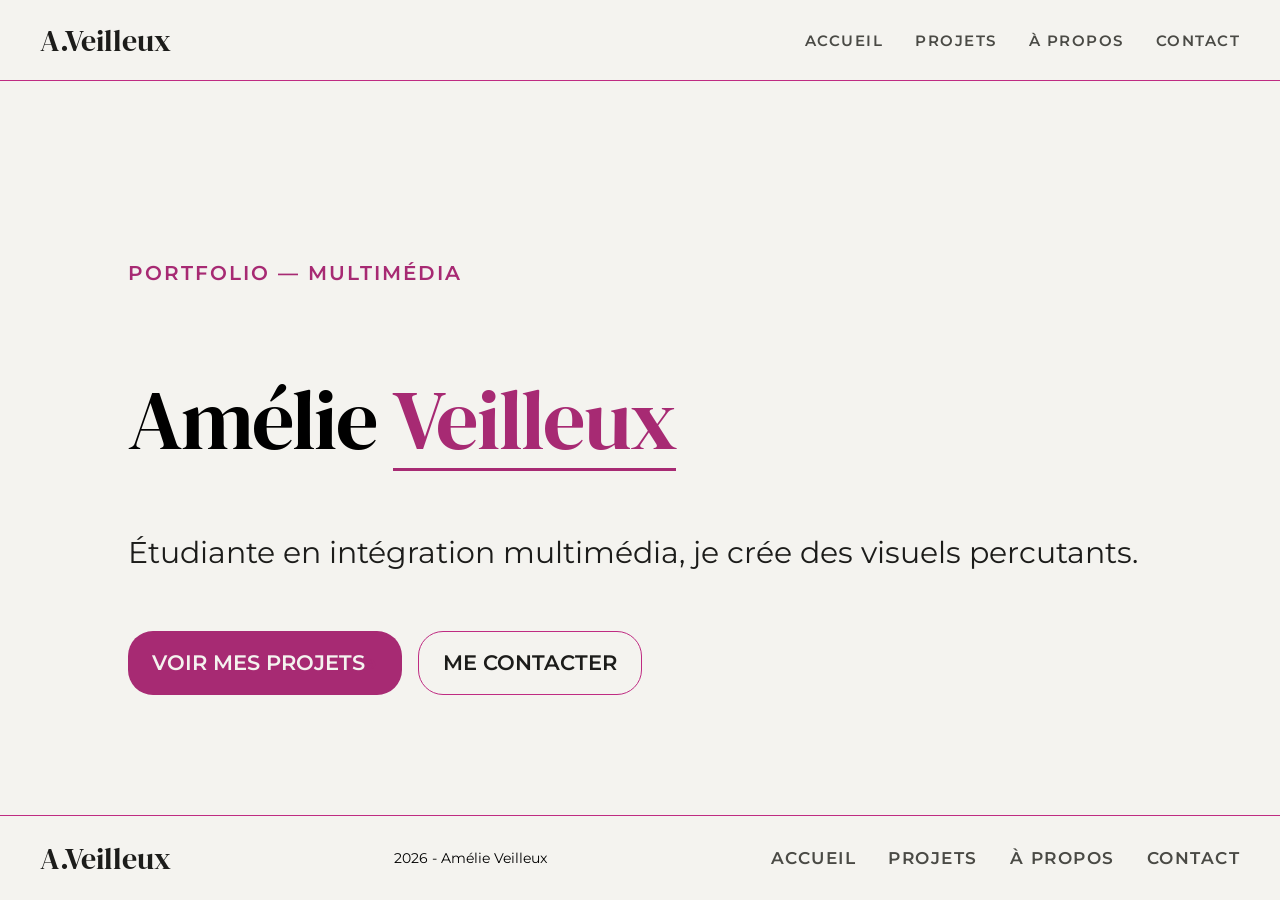
<file: index.html>
<!DOCTYPE html>
<html lang="en">
<head>
    <meta charset="UTF-8">
    <meta name="viewport" content="width=device-width, initial-scale=1.0">
    <title>Portfolio</title>
    <link rel="stylesheet" href="css/style.css">
</head>
<body class="home-page">
   <!-- Navigation principale dans toutes mes pages -->
    <header class="navbar">
        <!-- Logo qui permet de revenir à l'accueil -->
        <a href="index.html" class="logo">A.Veilleux</a>
        <!-- Permet de changer au menu "burger" en version mobile -->
        <button class="menu-toggle" type="button" aria-expanded="false" aria-controls="site-navigation" aria-label="Ouvrir le menu">
            <span></span>
            <span></span>
            <span></span>
        </button>
        <!-- Section présentant les projets -->
        <nav id="site-navigation">
            <a href="index.html">ACCUEIL</a>
          <a href="projet_page.html">PROJETS</a>
           <a href="apropos.html">À PROPOS</a>
           <a href="contact.html">CONTACT</a>
        </nav>
    </header>
 <main>
    <!-- Section hero pour la page d'accueil -->
     <div class="hero">
    <div class="hero-content">
        <!-- Petit titre -->
        <p class="titre01">PORTFOLIO — MULTIMÉDIA</p>
        <h1>
            Amélie <span>Veilleux</span>
        </h1>
        <p class="intro">
            Étudiante en intégration multimédia, je crée des visuels percutants.
        </p>
        <!-- Création des boutons -->
        <div class="buttons">
            <a href="projet_page.html" class="btn btn-primary">
                        VOIR MES PROJETS <span>→</span>
                    </a>
                    <a href="contact.html" class="btn btn-secondary">
                        ME CONTACTER
                    </a>
        </div>
    </div>
    </div>
 </main>
 <!-- Footer présent dans toutes mes pages -->
    <footer class="footer">
        <!-- Logo qui retourne à l'accueil -->
         <a href="index.html" class="logo">A.Veilleux</a>
         <!-- Trade mark -->
          <p>2026 - Amélie Veilleux</p>
        <nav>
            <!-- Section de navigation du footer -->
            <a href="index.html">ACCUEIL</a>
          <a href="projet_page.html">PROJETS</a>
           <a href="apropos.html">À PROPOS</a>
           <a href="contact.html">CONTACT</a>
        </nav>
    </footer> 
    <!-- Connection au script -->
    <script src="js/menu.js"></script>
</body>
</html>
</file>
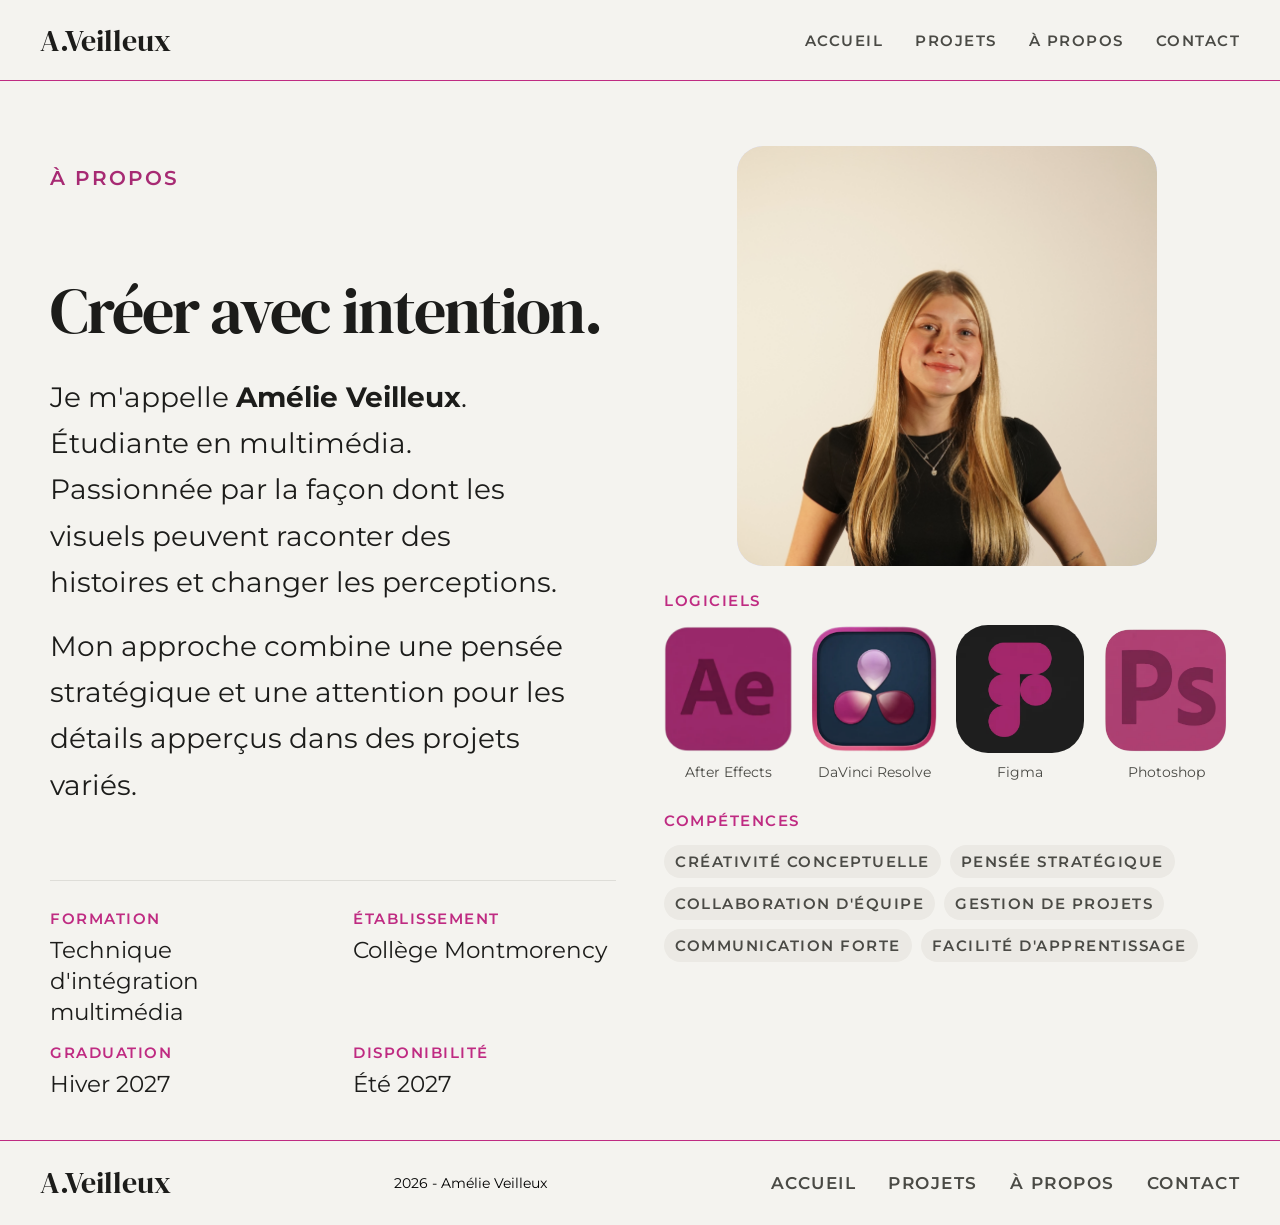
<file: apropos.html>
<!DOCTYPE html>
<html lang="en">
<head>
    <meta charset="UTF-8">
    <meta name="viewport" content="width=device-width, initial-scale=1.0">
    <title>À Propos</title>
    <link rel="stylesheet" href="css/style.css">
</head>
<body>
   <!-- Expliqué dans index.html -->
       <header class="navbar">
        <a href="index.html" class="logo">A.Veilleux</a>
        <button class="menu-toggle" type="button" aria-expanded="false" aria-controls="site-navigation" aria-label="Ouvrir le menu">
          <span></span>
          <span></span>
          <span></span>
        </button>
        <nav id="site-navigation">
            <a href="index.html">ACCUEIL</a>
          <a href="projet_page.html">PROJETS</a>
           <a href="apropos.html">À PROPOS</a>
           <a href="contact.html">CONTACT</a>
        </nav>
    </header>
  <main class="about-page">
    <div class="about-grid">
    <div class="about-left">
        <p class="titre01">À PROPOS</p>
        <h1>
            Créer avec intention.
        </h1>
        <p class="intro-contact">
          Je m'appelle <span>Amélie Veilleux</span>. Étudiante en multimédia. Passionnée par la façon dont les visuels peuvent raconter des histoires et changer les perceptions.
        </p>
        <p class="about-description">Mon approche combine une pensée stratégique et une attention pour les détails apperçus dans des projets variés.</p>
        <section class="contact" aria-label="Informations professionnelles"> 
          <!-- Plusieurs div dans une section pour mes informations -->
          <div class="info-item"><span>FORMATION</span><p>Technique d'intégration multimédia</p></div>
          <div class="info-item"><span>ÉTABLISSEMENT</span><p>Collège Montmorency</p></div>
          <div class="info-item"><span>GRADUATION</span><p>Hiver 2027</p></div>
          <div class="info-item"><span>DISPONIBILITÉ</span><p>Été 2027</p></div>
        </section>
    </div>
    <div class="about-right">
        <div class="about-photo" role="img" aria-label="Photo d'Amélie Veilleux">
            <img src="assets/media/photo_professionnel.JPG" alt="Photo d'Amélie Veilleux">
        </div>
        <section class="skills-section" aria-label="Logiciels maîtrisés">
        <p class="section-label">LOGICIELS</p>
        <div class="software-grid">
            <article class="software-item">
                <img src="assets/media/logo_ae.avif" alt="Logo d'Adobe After Effects">
                <p>After Effects</p>
            </article>
            <article class="software-item">
                <img src="assets/media/logo_davinci.avif" alt="Logo de DaVinci Resolve">
                <p>DaVinci Resolve</p>
            </article>
            <article class="software-item">
                <img class="software-logo--figma" src="assets/media/logo_figma.avif" alt="Logo de Figma">
                <p>Figma</p>
            </article>
            <article class="software-item">
                <img src="assets/media/logo_ps.avif" alt="Logo d'Adobe Photoshop">
                <p>Photoshop</p>
            </article>
        </div>

        </section>
        <section class="competences" aria-label="Compétences">
        <p class="section-label">COMPÉTENCES</p>
             <div class="competence-list">
                <span>CRÉATIVITÉ CONCEPTUELLE</span>
                <span>PENSÉE STRATÉGIQUE</span>
                <span>COLLABORATION D'ÉQUIPE</span>
                <span>GESTION DE PROJETS</span>
                <span>COMMUNICATION FORTE</span>
                <span>FACILITÉ D'APPRENTISSAGE</span>
        </section>
      </div>
    </div>
  </main>
 <!-- Expliqué dans index.html -->
    <footer class="footer">
         <a href="index.html" class="logo">A.Veilleux</a>
          <p>2026 - Amélie Veilleux</p>
        <nav>
            <a href="index.html">ACCUEIL</a>
          <a href="projet_page.html">PROJETS</a>
           <a href="apropos.html">À PROPOS</a>
           <a href="contact.html">CONTACT</a>
        </nav>
    </footer>  
  <script src="js/menu.js"></script>
</body>
</html>
</file>
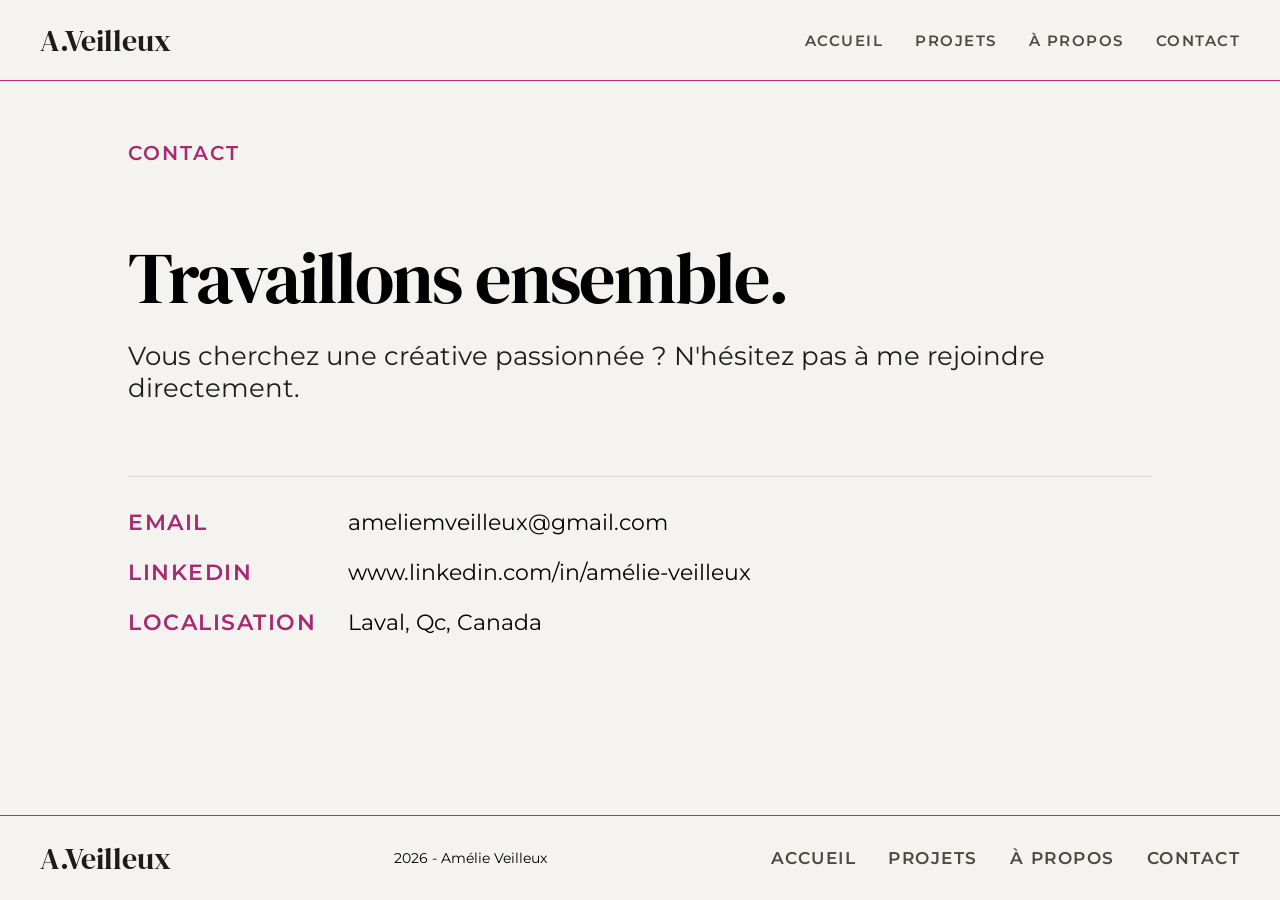
<file: contact.html>
<!DOCTYPE html>
<html lang="en">
<head>
    <meta charset="UTF-8">
    <meta name="viewport" content="width=device-width, initial-scale=1.0">
    <title>Contact</title>
    <link rel="stylesheet" href="css/style.css">
</head>
<body class="contact-page">
    <!-- Expliqué dans index.html -->
        <header class="navbar">
        <a href="index.html" class="logo">A.Veilleux</a>
        <button class="menu-toggle" type="button" aria-expanded="false" aria-controls="site-navigation" aria-label="Ouvrir le menu">
            <span></span>
            <span></span>
            <span></span>
        </button>
        <nav id="site-navigation">
            <a href="index.html">ACCUEIL</a>
          <a href="projet_page.html">PROJETS</a>
           <a href="apropos.html">À PROPOS</a>
           <a href="contact.html">CONTACT</a>
        </nav>
    </header>
<main>
     <!-- Autre sectiono hero pour faciliter la programamtion puisque les éléments sont similaires -->
     <div class="hero">
    <div class="hero-content">
         <!-- Mini titre -->
        <p class="titre01">CONTACT</p>
        <h1>
             <!-- Titre accrocheur -->
            Travaillons ensemble.
        </h1>
        <p class="intro-contact">
            Vous cherchez une créative passionnée ? N'hésitez pas à me rejoindre directement.
        </p>
         <!-- Div pour mes contacts -->
        <section class="contact" aria-label="Informations de contact">
            <article class="contact-item">
                <span>EMAIL</span>
                <a href="mailto:ameliemveilleux@gmail.com">ameliemveilleux@gmail.com</a>
            </article>
            <article class="contact-item">
                <span>LINKEDIN</span>
                <a href="https://www.linkedin.com/in/am%C3%A9lie-veilleux">www.linkedin.com/in/amélie-veilleux</a>
            </article>
            <article class="contact-item">
                <span>LOCALISATION</span>
                <p>Laval, Qc, Canada</p>
            </article>
        </section>
    </div>
    </div>
 </main>
  <!-- Expliqué dans index.html -->
    <footer class="footer">
         <a href="index.html" class="logo">A.Veilleux</a>
          <p>2026 - Amélie Veilleux</p>
        <nav>
            <a href="index.html">ACCUEIL</a>
          <a href="projet_page.html">PROJETS</a>
           <a href="apropos.html">À PROPOS</a>
           <a href="contact.html">CONTACT</a>
        </nav>
    </footer> 
    <script src="js/menu.js"></script>
</body>
</html>
</file>
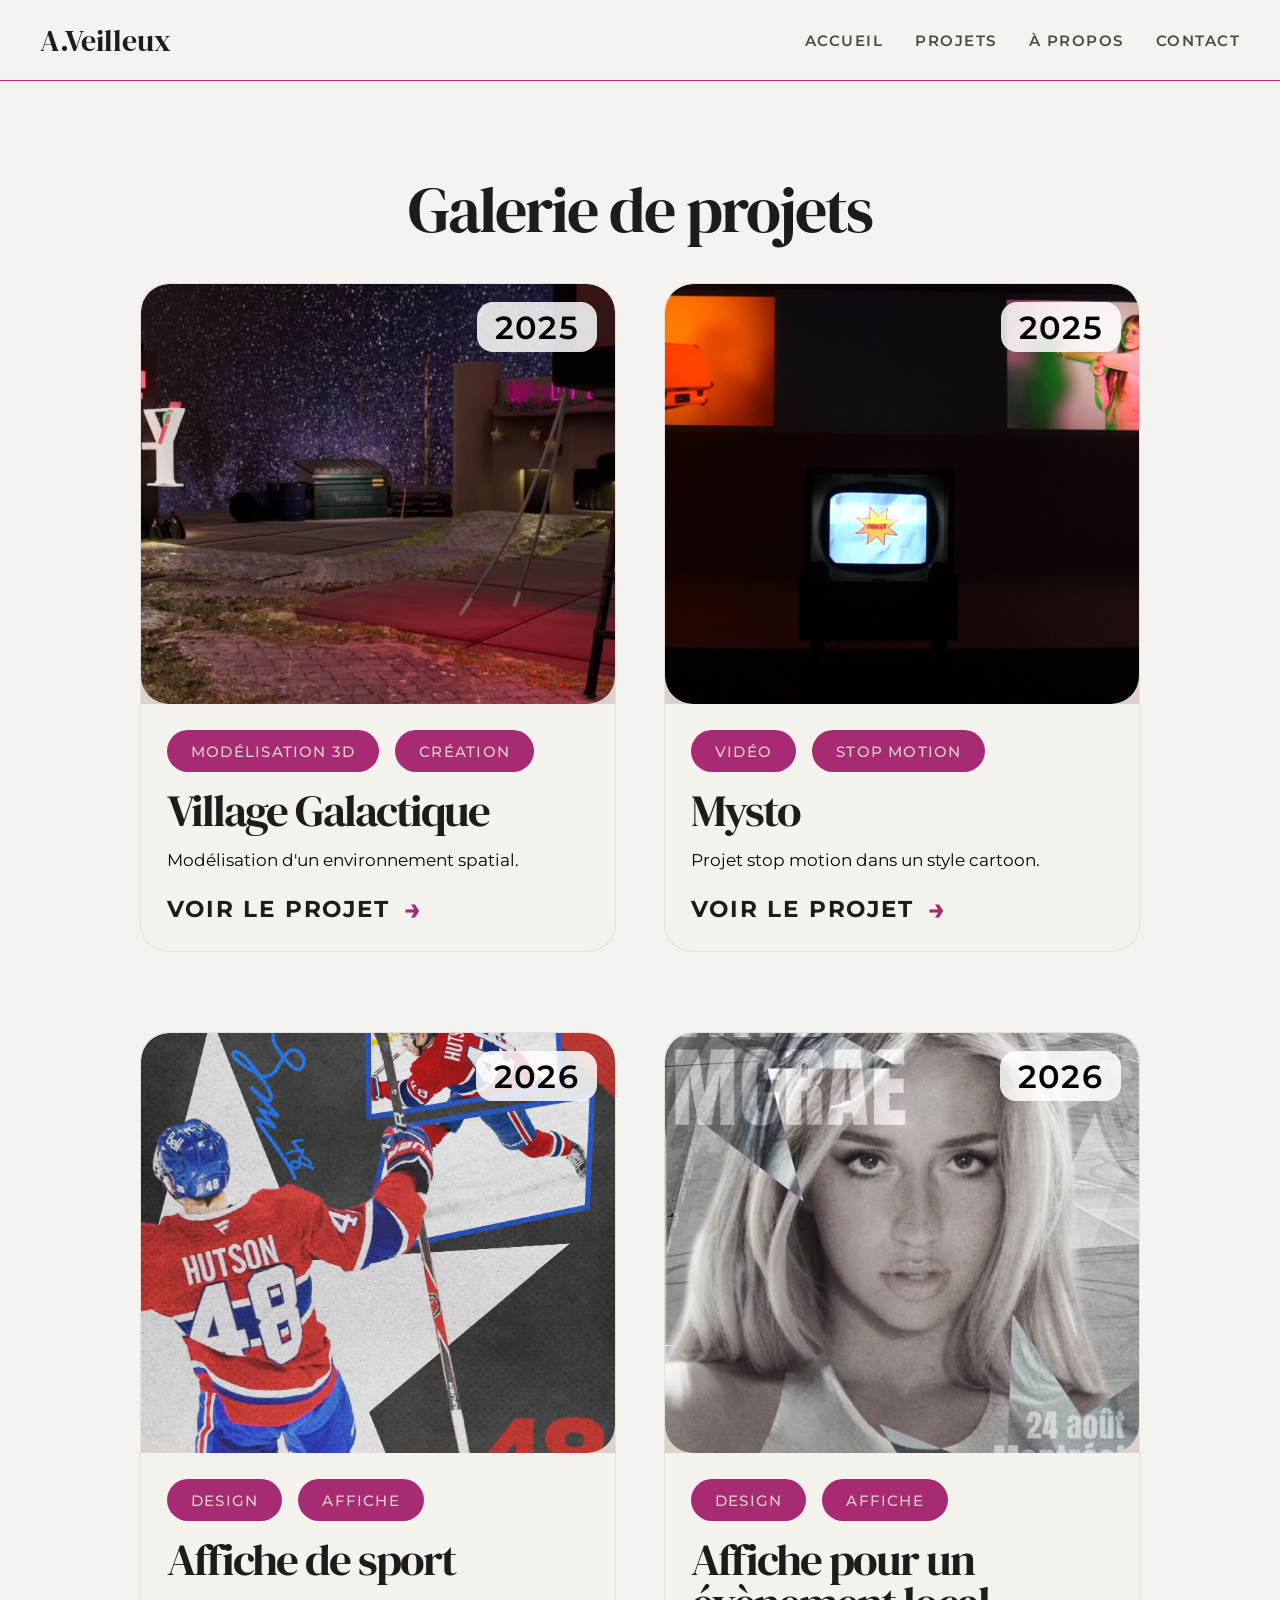
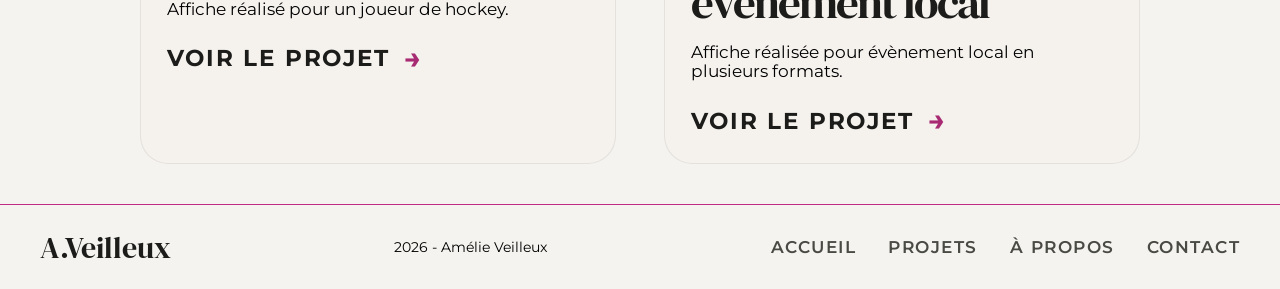
<file: projet_page.html>
<!DOCTYPE html>
<html lang="fr">
<head>
    <meta charset="UTF-8">
    <meta name="viewport" content="width=device-width, initial-scale=1.0">
    <title>Projets</title>
    <link rel="stylesheet" href="css/style.css">
    <link rel="stylesheet" href="css/image-projet.css">
    <script src="js/main.js" defer></script>
</head>
<body>
    <header class="navbar">
        <a href="index.html" class="logo">A.Veilleux</a>
        <button class="menu-toggle" type="button" aria-expanded="false" aria-controls="site-navigation" aria-label="Ouvrir le menu">
            <span></span>
            <span></span>
            <span></span>
        </button>
        <nav id="site-navigation">
            <a href="index.html">ACCUEIL</a>
            <a href="projet_page.html">PROJETS</a>
            <a href="apropos.html">À PROPOS</a>
            <a href="contact.html">CONTACT</a>
        </nav>
    </header>

    <main class="projects-page">

      <section class="projects-heading" aria-labelledby="projects-title">
          <h1 id="projects-title">Galerie de projets</h1>
      </section>

     <section class="projects-grid" aria-label="Galerie de projets">

        </section>
    </main>


    <footer class="footer">
        <a href="index.html" class="logo">A.Veilleux</a>
        <p>2026 - Amélie Veilleux</p>
        <nav>
            <a href="index.html">ACCUEIL</a>
            <a href="projet_page.html">PROJETS</a>
            <a href="apropos.html">À PROPOS</a>
            <a href="contact.html">CONTACT</a>
        </nav>
    </footer>
    <script src="js/menu.js"></script>
</body>
</html>
</file>
<file: css/style.css>
/* Importe les polices Google */
@import url('https://fonts.googleapis.com/css2?family=DM+Serif+Display&family=Montserrat:wght@400;500;600;700&display=swap');
/* Définit les variables CSS pour les couleurs */
:root {
    --rose-pale: #A72A73;
    --rose-flash: #BF2B82;
    --couleur-fond: #F4F3EF;
    --noir: #1C1C1A;
    --gris: #4A4A45;
    --visual: #ddd2ca;
}

*,
*::before,
*::after {
    box-sizing: border-box;
}
/* Structure générale du site */

html, body {
    width: 100vw;
    max-width: 100%;
    overflow-x: hidden;
}
/* Définit le style général du body comme le font et la couleur de fond*/
body {
    background-color: var(--couleur-fond);
    font-family: 'Montserrat';
    margin: 0;
    min-height: 100vh;
    display: flex;
    flex-direction: column;
}
/* Permet au contenu de s'adapter à la hauteur de la page */
main,
.about-page,
.projects-page,
.project-detail {
    flex: 1;
}

.about-grid,
.about-left,
.about-right,
.projects-page,
.projects-grid,
.project-card,
.project-content,
.project-detail {
    min-width: 0;
}

/* Strucute pour grand écran*/
@media (min-width: 1024px) {
    /* La page d'accueil occupe toute la hauteur de la fenêtre */
    body.home-page {
        height: 100vh;
        overflow-y: hidden;
        display: flex;
        flex-direction: column;
    }

    body.home-page .navbar,
    body.home-page .footer {
        flex-shrink: 0;
    }

    body.home-page main,
    body.home-page .about-page,
    body.home-page .projects-page,
    body.home-page .project-detail {
        width: 100vw;
        height: calc(100vh - 81px - 85px);
        max-height: calc(100vh - 81px - 85px);
        box-sizing: border-box;
    }
/*  Structure pour pages de projet */
    .project-page-body {
        min-height: 100vh;
        display: flex;
        flex-direction: column;
    }
}
/* Structure généralepour les pages de projet  */
.project-page-body {
    min-height: 100vh;
    display: flex;
    flex-direction: column;
}
/* barre de navigation */
.navbar {
    height: 81px;
    border-bottom: 1px solid var(--rose-flash);
    display: flex;
    align-items: center;
    justify-content: space-between;
    padding: 0 40px;
}
/*  Style du logo pour le header et le footer*/
.logo,
.footer-logo {
    color: var(--noir);
    font-family: 'DM Serif Display';
    font-size: 30px;
    text-decoration: none;
}
/* Style des liens de navigation */
.navbar nav a,
.footer nav a {
    color: var(--gris);
    text-decoration: none;
    font-size:15px;
    font-weight:600;
    letter-spacing:1.5px;
}
/* Organisation des liens de navigation */
.navbar nav,
.footer nav {
    display: flex;
    align-items: center;
    gap: 32px;
}
/* Bouton burger caché sur desktop*/
.menu-toggle {
    display: none;
    border: 0;
    padding: 8px;
    background: transparent;
    cursor: pointer;
}
/* Création du menu burger */
.menu-toggle span {
    display: block;
    width: 24px;
    height: 2px;
    margin: 5px 0;
    background: var(--noir);
    transition: transform 0.2s ease, opacity 0.2s ease;
}
/* Change la couleur des liens quand on les survole */
.navbar nav a:hover,
.footer nav a:hover {
    color: var(--rose-flash);
}

/* Pied de page */
footer {
    height: 85px;
    border-top: 1px solid var(--rose-flash);
    display: flex;
    align-items: center;
    justify-content: space-between;
    padding: 0 40px;
}

.footer p {
    font-size: 14px;
}

.footer nav a {
    font-size: 17px;
}
/* Style pour le détail du projet */
.project-back-link {
    display: inline-flex;
    align-items: center;
    gap: 8px;
    margin: 0 0 18px;
    color: var(--rose-flash);
    text-decoration: none;
    font-size: 13px;
    font-weight: 600;
    letter-spacing: 2px;
    text-transform: uppercase;
    transition: opacity 0.2s ease;
}

.project-back-link:hover {
    opacity: 0.8;
}

.project-detail {
    flex: 1;
    max-width: 1180px;
    width: min(1180px, calc(100% - 120px));
    margin: 0 auto;
    padding: 52px 0 28px;
    height: auto;
}
/* Header du projet */
.project-header {
    max-width: 760px;
    margin-bottom: 32px;
}
/* Mini titre */
.eyebrow {
    margin: 0 0 16px;
    color: var(--rose-flash);
    font-size: 13px;
    font-weight: 600;
    letter-spacing: 2px;
}
/* Style du titre principal */
.project-header h1 {
    margin: 0 0 24px;
    font-family: 'DM Serif Display';
    font-size: clamp(3rem, 4vw, 5.2rem);
    font-weight: 400;
    line-height: 0.9;
    color: var(--noir);
}

.project-intro {
    margin: 18px 0 0;
    max-width: 680px;
    color: var(--noir);
    font-size: 22px;
    line-height: 1.7;
}

.project-detail .eyebrow {
    font-size: 16px;
}

.project-visual {
    position: relative;
    margin: 0;
    width: min(100%, 920px);
    height: auto;
    border-radius: 18px;
    background: transparent;
    overflow: visible;
    box-shadow: none;
}

.project-visual--small {
    width: min(100%, 520px);
}

.project-image {
    display: block;
    width: 100%;
    height: auto;
    object-fit: initial;
    object-position: center;
}

.image-zoom-trigger {
    display: block;
    width: 100%;
    padding: 0;
    border: 0;
    background: transparent;
    cursor: zoom-in;
}

.image-zoom-trigger:focus-visible {
    outline: 3px solid var(--rose-flash);
    outline-offset: 4px;
}

.image-lightbox {
    width: min(92vw, 1200px);
    max-width: none;
    max-height: 92vh;
    padding: 48px 24px 24px;
    border: 0;
    border-radius: 12px;
    background: rgba(28, 28, 26, 0.96);
}

.image-lightbox::backdrop {
    background: rgba(28, 28, 26, 0.82);
}

.image-lightbox-content {
    display: block;
    width: 100%;
    max-height: calc(92vh - 72px);
    object-fit: contain;
}

.image-lightbox-close {
    position: absolute;
    top: 8px;
    right: 14px;
    border: 0;
    background: transparent;
    color: #fff;
    cursor: pointer;
    font-size: 2.2rem;
    line-height: 1;
}

.project-video {
    display: block;
    width: 100%;
    aspect-ratio: 16 / 9;
    border: 0;
}
/* Style pour les informations du projet */
.project-info {
    display: grid;
    grid-template-columns: repeat(3, minmax(0, 1fr));
    gap: 24px;
    width: min(100%, 920px);
    margin-top: 24px;
    padding: 24px 0;
    /* Lignes de séparation */
    border-top: 1px solid rgba(235, 158, 229, 0.7);
    border-bottom: 1px solid rgba(235, 158, 229, 0.7);
}
/* Titres des éléments d'information */
.project-info-item h2 {
    margin: 0 0 8px;
    color: var(--rose-flash);
    font-size: 16px;
    font-weight: 600;
    letter-spacing: 2px;
    text-transform: uppercase;
}
/* Texte des éléments d'information */
.project-info-item p {
    margin: 0;
    color: var(--noir);
    font-size: 23px;
    line-height: 1.6;
}
/* Démarche créative  du projet*/
.project-story {
    margin-top: 110px;
    padding: 72px 0 90px;
    border-top: 1px solid rgba(235, 158, 229, 0.7);
}

.project-story-header {
    max-width: 620px;
    margin-bottom: 46px;
}

.project-story-header h2 {
    margin: 0;
    color: var(--noir);
    font-family: 'DM Serif Display';
    font-size: clamp(2.8rem, 5vw, 5rem);
    font-weight: 400;
    line-height: 0.95;
}

.project-story-header > p:last-child {
    max-width: 500px;
    margin: 22px 0 0;
    color: var(--gris);
    font-size: 18px;
    line-height: 1.7;
}
/* Affiche les trois étapes sur trois colonnes*/
.project-story-grid {
    display: grid;
    grid-template-columns: repeat(3, 1fr);
    gap: 24px;
}

.project-story-item {
    display: flex;
    flex-direction: column;
    min-width: 0;
}
/* Contenur des images */
.project-story-item figure {
    height: auto;
    margin: 0 0 24px;
    overflow: visible;
    background: transparent;
}
/* Image de la démarche créative */
.project-story-item img {
    display: block;
    width: 100%;
    height: auto;
    object-fit: initial;
}

.story-number {
    margin: 0 0 12px;
    color: var(--rose-flash);
    font-size: 14px;
    font-weight: 700;
    letter-spacing: 2px;
}

.project-story-item h3 {
    margin: 0 0 12px;
    color: var(--noir);
    font-family: 'DM Serif Display';
    font-size: 2.2rem;
    font-weight: 400;
}

.project-story-item div > p:last-child {
    margin: 0;
    color: var(--gris);
    font-size: 17px;
    line-height: 1.7;
}

.footer {
    margin-top: auto;
}

/* Page d'accueil */
main {
    width: 100vw;
    height: calc(100vh - 81px - 85px);
}
/* Section principale de la page d'accueil */
.hero {
    width: 100vw;
    height: 100%;
    display: flex;
    align-items: center;
    padding: 0 10vw;
    box-sizing: border-box;
}

.hero-content {
    margin-top: 40px;
}

.titre01 {
    color: var(--rose-pale);
    font-size: 20px;
    font-weight: 600;
    letter-spacing: 2px;
    margin-bottom:77px;
}

h1 {
    font-family: 'DM Serif Display';
    font-size: 84px;
    font-weight: 400;
    letter-spacing: -2px;
}

.contact-page .hero h1 {
    font-size: clamp(3.5rem, 6vw, 4.5rem);
    line-height: 1;
    margin: 0 0 24px;
}
/* Permet que certains mots du titre soient soulignés et rose */
h1 span {
    position: relative;
    display: inline-block;
    color: var(--rose-pale);
    text-decoration: none;
    padding-bottom: 6px;
    line-height: 1.05;
}

h1 span::after {
    content: "";
    position: absolute;
    left: 0;
    bottom: 0;
    width: 100%;
    height: 3px;
    background: var(--rose-pale);
    transform: scaleX(0);
    transform-origin: left center;
    /* Connexion à l'animation */
    animation: underline-reveal 0.8s ease forwards 0.5s;
}
/* Animation pour ligne sous le texte */
@keyframes underline-reveal {
    to {
        transform: scaleX(1);
    }
}

.intro {
    color: var(--noir);
    font-size:30px;
    padding-bottom: 30px;
}

.intro-contact {
    color: var(--noir);
    font-size:26px;
}
/* Organisation des boutons */
.buttons {
    display: flex;
    gap:16px;
}
/* Style général des boutons */
.btn {
    height:64px;
    padding:0 24px;
    display: inline-flex;
    align-items: center;
    justify-content: center;
    border-radius: 25px;
    text-decoration: none;
    font-size:21px;
    font-weight: 600;
}

.btn-primary {
  background:var(--rose-pale);
  color:var(--couleur-fond);
}

.btn-secondary {
  border: 1px solid var(--rose-flash);
  color:var(--noir);
  background:transparent;
}

span {
    color: var(--rose-pale);
}
/* Page à propos */
.about-page {
    min-height: calc(100vh - 81px - 85px);
    padding: 65px 20px 40px;
}
/* Organisation en deux colonnes */
.about-grid {
    max-width: 1180px;
    margin: 0 auto;
    display: grid;
    grid-template-columns: repeat(2, minmax(0, 1fr));
    gap: 48px;
}
/* Colonne de gauche */
.about-left {
    padding-top: 0;
}

.about-left h1 {
  font-family: "DM Serif Display";
    font-size:64px;
  font-weight:400;
  color:var(--noir);
  margin: 0 0 20px;
}

.about-left .intro-contact,
.about-description {
    max-width: 520px;
    overflow-wrap: anywhere;
    color: var(--noir);
    font-size: 28px;
    line-height: 1.65;
    margin: 0 0 18px;
}

.about-left .intro-contact span {
    color: var(--noir);
    font-weight: 700;
}

.contact {
    margin-top: 72px;
    padding-top: 28px;
    border-top: 1px solid #deddd8;
    display: grid;
    grid-template-columns: 1fr 1fr;
    column-gap: 40px;
    row-gap: 15px;
}

.hero .contact {
    font-size: 22px;
    line-height: 1.6;
    grid-template-columns: 1fr;
}

.hero .contact-item {
    display: grid;
    grid-template-columns: 180px minmax(0, 1fr);
    column-gap: 40px;
    align-items: baseline;
}

.hero .contact-item span {
    font-weight: 600;
    letter-spacing: 1.5px;
}

.hero .contact-item p {
    margin: 0;
}

.hero .contact-item a {
    display: block;
}

.contact a {
    display: contents;
    color: inherit;
    font: inherit;
    text-decoration: none;
}

.contact a:hover {
    color: inherit;
    text-decoration: underline;
}

.info-item span {
    display: block;
    color: var(--rose-flash);
    font-size: 15px;
    font-weight: 600;
    letter-spacing: 1.5px;
    margin-bottom: 7px;
}

.info-item p {
    color: var(--noir);
    font-size: 23px;
    margin: 0;
    line-height: 1.35;
    opacity: 0;
    transform: translateX(-36px);
    animation: info-text-slide-in 0.7s ease-out forwards;
}

.info-item:nth-child(2) p {
    animation-delay: 0.12s;
}

.info-item:nth-child(3) p {
    animation-delay: 0.24s;
}

.info-item:nth-child(4) p {
    animation-delay: 0.36s;
}
/*Animation slide in*/
@keyframes info-text-slide-in {
    to {
        opacity: 1;
        transform: translateX(0);
    }
}
/* Colonne de droite */
.about-right {
    display: flex;
    flex-direction: column;
}
/* Zone pour la photo*/
.about-photo {
    width: min(100%, 420px);
    height: 420px;
    position: relative;
    overflow: hidden;
    display: flex;
    align-items: center;
    justify-content: center;
    background: linear-gradient(90deg, #d9daf4 0 30%, #d0d8f4 30% 100%);
    border-radius: 26px;
    margin: 0 auto;
}

.about-photo img {
    width: 100%;
    height: 100%;
    display: block;
    object-fit: cover;
    object-position: center;
    border-radius: 26px;
}

.about-photo > span {
    color: rgba(235, 158, 229, 0.16);
    font-family: 'DM Serif Display';
    font-size: 78px;
}

.about-photo small {
    position: absolute;
    right: 10px;
    bottom: 10px;
    color: var(--rose-flash);
    font-size: 8px;
    font-weight: 600;
    letter-spacing: 1.5px;
}
/* Compétences*/
.skills-section {
    margin-top: 25px;
}

.software-grid {
    display: grid;
    grid-template-columns: repeat(4, minmax(0, 1fr));
    gap: 18px;
}

.software-item {
    min-width: 0;
    text-align: center;
}

.software-item img {
    display: block;
    width: 100%;
    aspect-ratio: 1;
    object-fit: contain;
    margin: 0 auto 10px;
    opacity: 0;
    transform: translateX(-36px);
    animation: software-logo-slide-in 0.7s ease-out forwards;
}
/*Permet de rendre mon logo plus rond*/
.software-logo--figma {
    border-radius: 25%;
}
/*Rends l'animation plus smooth*/
.software-item:nth-child(2) img {
    animation-delay: 0.12s;
}
/*Rends l'animation plus smooth*/
.software-item:nth-child(3) img {
    animation-delay: 0.24s;
}
/*Rends l'animation plus smooth*/
.software-item:nth-child(4) img {
    animation-delay: 0.36s;
}
/* Animation mouvement des logos*/
@keyframes software-logo-slide-in {
    to {
        opacity: 1;
        transform: translateX(0);
    }
}

.software-item p {
    margin: 0;
    color: var(--gris);
    font-size: 14px;
    line-height: 1.3;
}
/* Animation fade in*/
@media (prefers-reduced-motion: reduce) {
    .software-item img,
    .info-item p {
        opacity: 1;
        transform: none;
        animation: none;
    }
}

.section-label {
    color: var(--rose-flash);
    font-size: 15px;
    font-weight: 600;
    letter-spacing: 1.5px;
    margin: 0 0 15px;
}

.skill {
    margin-bottom: 14px;
}

.skill-header {
    display: flex;
    justify-content: space-between;
    align-items: center;
    color:var(--gris);
    font-size: 16px;
    margin-bottom: 7px;
}

.competences {
    margin-top: 30px;
}

.competence-list {
    display: flex;
    flex-wrap: wrap;
    gap: 9px;
}

.competence-list span {
    background: #ebe9e4;
    border-radius: 20px;
    padding: 7px 11px;
    color: var(--gris);
    font-size: 15px;
    font-weight: 600;
    letter-spacing: 1.5px;
}

/* Page projets*/
#projects-title {
    color: var(--noir);
    font-family: 'DM Serif Display';
    font-size: 64px;
    font-weight: 400;
    letter-spacing: -2px;
    margin-bottom: 30px;
    text-align: center;
}

/* Version mobile */
@media (max-width: 900px) {
/* Ajustements pour la version mobile */
    body {
        margin: 0;
        background-color: var(--couleur-fond);
    }
/* Navigation mobile*/
    .navbar {
        height: 60px;
        padding: 0 15px;
        border-bottom: 1px solid var(--rose-flash);
    }

    .logo {
        font-size: 20px;
    }
/*Affiche le bouton burger */
    .menu-toggle {
        display: block;
        z-index: 2;
    }

    .navbar {
        position: relative;
    }
/* Navigation caché sur mobile*/
    .navbar nav {
        display: none;
        position: absolute;
        top: 60px;
        right: 0;
        left: 0;
        z-index: 1;
        flex-direction: column;
        align-items: stretch;
        gap: 0;
        padding: 10px 15px 15px;
        background: var(--couleur-fond);
        border-bottom: 1px solid var(--rose-flash);
    }
/* Affiche le menu lorsqu'il est ouvert */
    .navbar nav.is-open {
        display: flex;
    }

    .navbar nav a {
        padding: 12px 0;
    }
/* Le menu burger devient un x*/
    .menu-toggle.is-open span:nth-child(1) {
        transform: translateY(7px) rotate(45deg);
    }

    .menu-toggle.is-open span:nth-child(2) {
        opacity: 0;
    }

    .menu-toggle.is-open span:nth-child(3) {
        transform: translateY(-7px) rotate(-45deg);
    }
/* Page projet*/
    .projects-page {
        padding: 45px 25px 60px;
    }

    .projects-header {
        margin-bottom: 30px;
    }

    .projects-header h1 {
       color:var(--noir);
       font-family: 'DM Serif Display';
        font-size: 30px;
        font-weight: 400;
        letter-spacing: -1px;
        margin: 0 0 20px;
    }
/* page d'accueil mobile*/
    .hero {
        min-height: calc(100vh - 60px - 120px);
        padding: 0 15px;
        display: flex;
        align-items: center;
    }

    .hero-content {
        width: 100%;
        margin-top: -5vh;
    }

    .titre01 {
        font-size: 12px;
        margin-bottom: 20px;
        letter-spacing: 2px;
    }

    .hero h1 {
        font-size: 60px;
        letter-spacing: -1.5px;
        line-height: 1;
        margin:0 0 20px;
    }

    .contact-page .hero h1 {
        font-size: clamp(2rem, 8vw, 3.5rem);
        letter-spacing: -1px;
    }

    .intro {
        max-width:330px;
        font-size: 20px;
        line-height: 1.6;
        margin-bottom: 25px;
    }
/* Place les boutons l'un sous l'autre*/
    .buttons {
        display: flex;
        flex-direction: column;
        align-items: flex-start;
        gap: 10px;
    }

    .btn {
        height: 40px;
        padding: 0 20px;
        font-size: 16px;
    }

    .hero .intro-contact {
        max-width: 330px;
        font-size: 15px;
        line-height: 1.6;
        margin-bottom: 30px;
    }

    .contact {
        font-size: 16px;
        line-height: 1.5;
    }

    .hero .contact {
        margin: 26px 8px 0;
        padding: 22px 4px 0;
        grid-template-columns: 1fr;
        row-gap: 18px;
    }

    .hero .contact-item {
        grid-template-columns: 1fr;
        row-gap: 2px;
    }

    .hero .contact-item span {
        font-size: 12px;
        font-weight: 600;
        letter-spacing: 1.5px;
    }
/* Page à propos */
    .about-page {
       min-height:auto;
       padding:40px 25px 50px;
    }
/* Une colonne*/
    .about-grid {
        width:100%;
        max-width: none;
        display:flex;
        flex-direction: column;
        gap: 35px;
    }

    .about-left {
        padding-top: 0;
    }

    .about-left .titre01 {
        margin-bottom: 15px;
    }

    .about-left h1 {
        font-size: 35px;
        line-height: 1;
        letter-spacing: -1px;
        margin: 0 0 20px;
    }

    .about-left .intro-contact {
        font-size: 20px;
        line-height: 1.6;
        margin:0;
    }

    .about-left .about-description {
        font-size: 18px;
        line-height: 1.6;
    }

    .about-right {
        width: 100%;
        order:2;
    }

    .about-photo {
        width: 100%;
        height: 240px;
    }

    .about-left .contact {
        margin-top: 30px;
        font-size: 26px;
        line-height: 1.5;
    }

    .skills-section {
        width: 100%;
        margin-top: 0;
        order:3;
    }

    .software-grid {
        grid-template-columns: repeat(2, minmax(0, 1fr));
        gap: 24px 18px;
    }

    .software-item p {
        font-size: 14px;
    }

    .section-label {
        color: var(--rose-flash);
        font-size: 12px;
        font-weight: 600;
        letter-spacing: 1.5px;
        margin-bottom: 15px;
        margin-top: 30px;
    }


/* Sections compétences dans à propos */
    .competences {
       margin:0;
       padding:0 15px 45px;
    }

    .competence-list {
        display: flex;
        flex-wrap: wrap;
        gap: 7px;
    }
/* Crée les bulles pour le texte */
    .competence-list span {
        background:var(--gris);
        border-radius: 20px;
        padding:5px 10px;
        color: var(--couleur-fond);
        font-size: 12px;
        font-weight: 600;
        letter-spacing: 1px;
    }
/* Footer version mobile */
    footer {
        height: auto;
        min-height: 140px;
        padding: 25px 15px;
        display: flex;
        flex-direction: column;
        align-items: flex-start;
        justify-content: center;
        gap: 15px;
    }

    .footer .logo {
        font-size: 20px;
    }

    .footer p {
        font-size: 10px;
        margin: 0;
    }

    .footer nav {
        display: flex;
        flex-wrap: wrap;
        gap: 15px;
    }

    .footer nav a {
        font-size: 10px;
        letter-spacing: 1px;
    }
/* Projet */
      .project-detail {
        width: min(100%, calc(100% - 32px));
        padding-top: 36px;
    }

    .project-header {
        max-width: 100%;
        margin-bottom: 20px;
    }

    .project-header h1 {
        font-size: 3.4rem;
    }

    .project-intro {
        font-size: 17px;
        line-height: 1.6;
    }

    .project-detail .eyebrow {
        font-size: 15px;
    }

    .project-info-item h2 {
        font-size: 15px;
    }

    .project-info-item p {
        font-size: 17px;
    }

    .project-info {
        grid-template-columns: 1fr;
    }

    .project-visual {
        height: auto;
    }

    .project-story {
        margin-top: 70px;
        padding: 48px 0 56px;
    }

    .project-story-header {
        margin-bottom: 32px;
    }

    .project-story-header h2 {
        font-size: 2.8rem;
    }

    .project-story-header > p:last-child {
        font-size: 17px;
    }
/* Une colonne */
    .project-story-grid {
        grid-template-columns: 1fr;
        gap: 44px;
    }

    .project-story-item figure {
        height: auto;
        margin-bottom: 18px;
    }

    .project-story-item h3 {
        font-size: 2rem;
    }
/* Permet de cilber un enfant de la div .project-story-item */
    .project-story-item div > p:last-child {
        font-size: 16px;
    }
    /* Changer taille + emplacement du titre dans la section projet */
    #projects-title {
        font-size: 40px;
        margin-bottom: 50px;
    }
}
</file>
<file: css/image-projet.css>
/* Espace autour des projets */
.projects-page {
    padding: 32px 26px 40px;
}
/* Organise en deux colonnes */
.projects-grid {
    max-width: 1000px;
    margin: 0 auto;
    display: grid;
    grid-template-columns: repeat(2, 1fr);
    justify-content: center;
    column-gap: 48px;
    row-gap: 80px;
}
/* Style pour chaque carte de projet */
.project-card {
    width: 100%;
    background: #f5f2ee;
    border: 1px solid rgba(27, 27, 26, 0.08);
    border-radius: 28px;
    overflow: hidden;
}

.project-card--featured {
    display: block;
}

.project-visual {
    position: relative;
    height: 420px;
    overflow: hidden;
    border-radius: 28px 28px 0 0;
    background-color:var(--visual);
    
}
/* Image du projet */
.project-image-link {
    display: block;
    height: 100%;
}

.project-image {
    display: block;
    width: 100%;
    height: 100%;
    border-radius: 28px;
    object-fit: cover;
    object-position: center;
}

/* Emplacement de l'année du projet */
.project-visual--space .project-year,
.project-visual--pink .project-year,
.project-visual--forest .project-year {
    position: absolute;
    top: 18px;
    right: 18px;
    display: inline-flex;
    align-items: center;
    justify-content: center;
    min-width: 92px;
    height: 50px;
    padding: 0 18px;
    border-radius: 16px;
    background: rgba(255, 255, 255, 0.85);
    color: var(--gris-fonce);
    font-size: 2rem;
    font-weight: 600;
    letter-spacing: 0.04em;
    z-index: 2;
}
/* Contenu */
.project-content {
    padding: 26px 26px 28px;
}

.project-tags {
    display: flex;
    flex-wrap: wrap;
    gap: 16px;
    margin-bottom: 18px;
}

.project-tags span {
    display: inline-flex;
    align-items: center;
    justify-content: center;
    min-height: 42px;
    padding: 10px 24px;
    border-radius: 999px;
    background: var(--rose-pale);
    color: var(--visual);
    font-size: 0.95rem;
    font-weight: 500;
    letter-spacing: 0.08em;
    text-transform: uppercase;
}


/* Titre + description */
.project-card h1,
.project-card h2 {
    margin: 0;
    color: var(--noir);
    font-family: "DM Serif Display", serif;
    font-weight: 400;
    line-height: 0.95;
    /* Connexion à l'animation reveal */
    animation: reveal linear both;
    /* Animation se réalise au scroll */
    animation-timeline: scroll();
}
/* Animation de révélation */
@keyframes reveal {
  from { opacity: 0; transform: translateY(60px); }
  to   { opacity: 1; transform: translateY(0); }
}

.project-card h1 {
    font-size: clamp(2.2rem, 3.5vw, 3.2rem);
}

.project-card h2 {
    font-size: clamp(1.8rem, 3vw, 2.3rem);
    letter-spacing: -0.03em;
}

.project-description {
    margin: 18px 0 24px;
    font-size: clamp(1rem, 1.3vw, 1.8rem);
    line-height: 1.2;
    color: var(--gris-fonce);
}
/* Lien pour voir le projet */
.project-link {
    display: inline-flex;
    align-items: center;
    gap: 14px;
    color: var(--noir);
    text-decoration: none;
    text-transform: uppercase;
    letter-spacing: 0.08em;
    font-size: clamp(1rem, 1.8vw, 1.5rem);
    font-weight: 700;
}

.project-link span {
    font-size: 1.8rem;
    line-height: 1;
}

.project-link--small {
    font-size: 0.9rem;
    letter-spacing: 0.06em;
}

.project-card--compact {
    display: flex;
    flex-direction: column;
}

.project-card--compact .project-visual {
    height: 250px;
}

.project-card--compact .project-content {
    padding: 18px 22px 20px;
}

.project-card--compact .project-tags {
    margin-bottom: 12px;
}

.project-card--compact .project-tags span {
    min-height: 32px;
    padding: 7px 14px;
    font-size: 0.7rem;
}
/* Version mobile */
@media (max-width: 900px) {

    .projects-page {
        padding: 45px 15px 60px;
    }

/* Une colonne */
    .projects-grid {
        grid-template-columns: 1fr;
        gap: 15px;
    }

    .project-card {
        border-radius: 3px;
    }

    .project-visual {
        height: 320px;
        border-radius: 0;
    }

    .project-visual--space .project-year,
    .project-visual--pink .project-year,
    .project-visual--forest .project-year {
        top: 10px;
        right: 10px;
        min-width: auto;
        height: auto;
        padding: 5px 10px;
        font-size: 1 rem;
    }

    .project-content {
        padding: 18px 15px 20px;
    }

    .project-tags {
        gap: 5px;
        margin-bottom: 10px;
    }

    .project-tags span {
        min-height: auto;
        padding: 5px 10px;
        font-size: 1rem;
    }

    .project-card h1 {
        font-size: 2rem;
        letter-spacing:0;
        line-height: 1.1;
    }

    .project-card h2 {
        font-size: 1.5rem;
        letter-spacing:0;
    }

    .project-description {
        margin: 10px 0 15px;
        font-size: 1rem;
        line-height: 1.6;
    }

    .project-description {
        margin: 7px 0 15px;
        font-size: 1rem;
        line-height: 1.6;
    }

    .project-image {
        height: 100%;
        border-radius: 5%;
    }

    .project-link {
        gap: 5px;
        font-size: 0.5rem;
    }

    .project-link span {
        font-size: 0.7rem;
    }
}

@media (prefers-reduced-motion: reduce) {
    .project-content {
        animation: none;
    }
}
</file>
